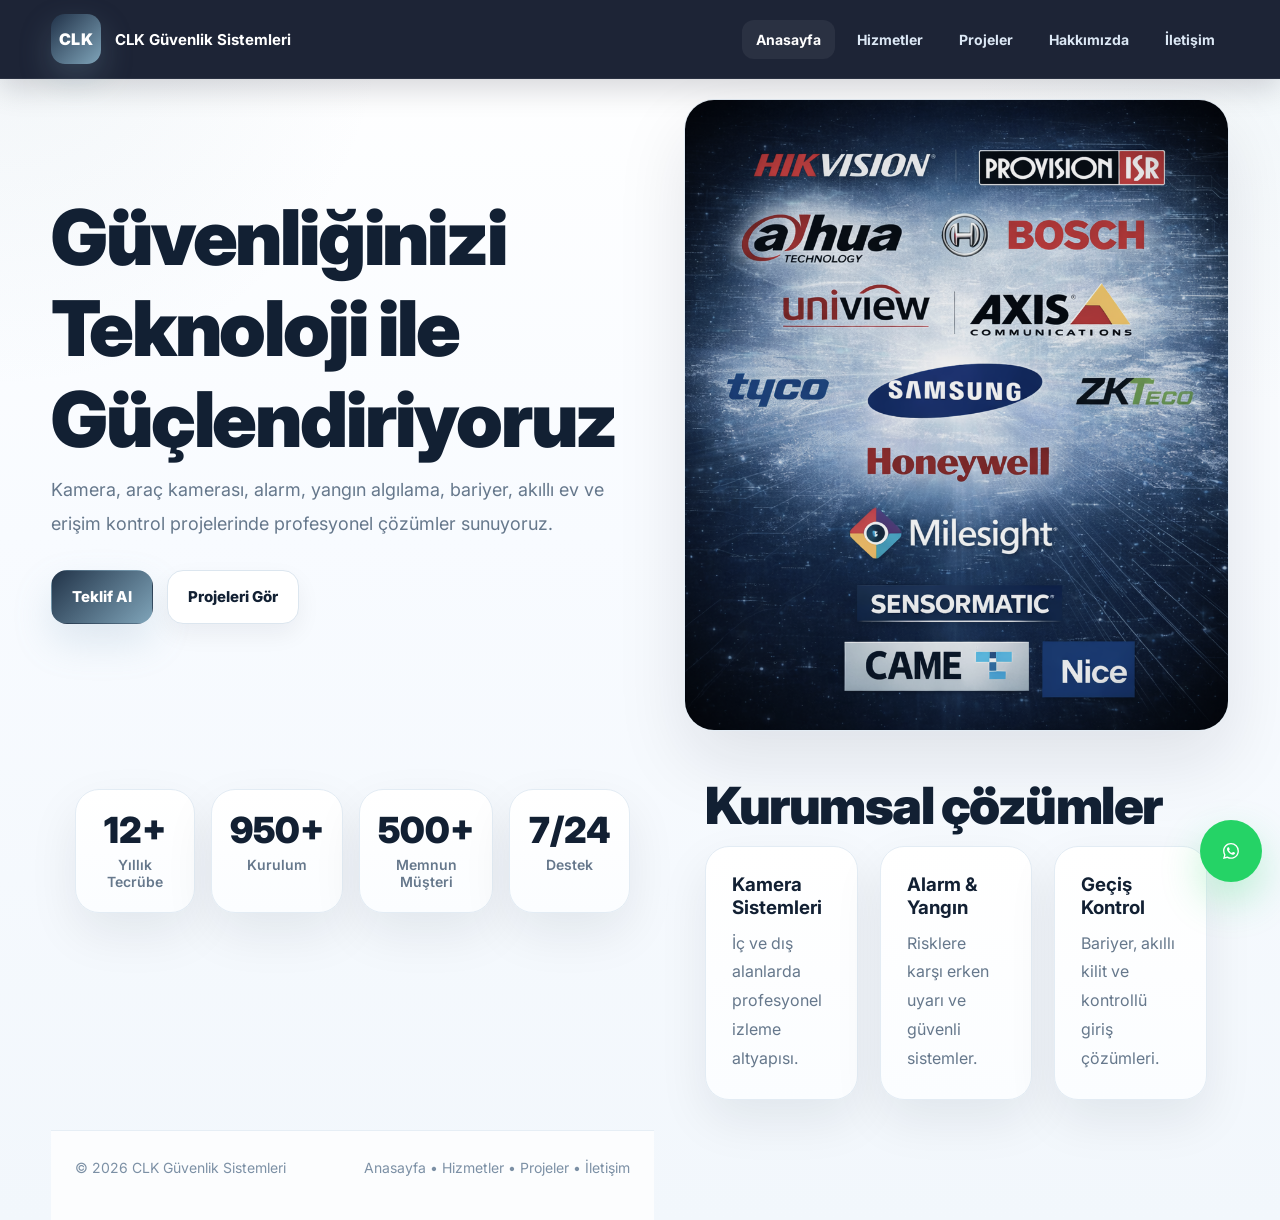
<file: index.html>
<!DOCTYPE html>
<html lang="tr">
<head>
  <meta charset="UTF-8">
  <meta name="viewport" content="width=device-width, initial-scale=1.0">
  <title>CLK Güvenlik Sistemleri</title>
  <link rel="preconnect" href="https://fonts.googleapis.com">
  <link rel="preconnect" href="https://fonts.gstatic.com" crossorigin>
  <link href="https://fonts.googleapis.com/css2?family=Inter:wght@400;500;600;700;800;900&display=swap" rel="stylesheet">
  <link rel="stylesheet" href="style.css">
</head>
<body>

<header>
  <div class="container nav">
    <a href="index.html" class="brand">
      <div class="logo">CLK</div>
      <div class="brand-meta">
        <strong>CLK Güvenlik Sistemleri</strong>
      </div>
    </a>

    <button class="menu-toggle" id="menuToggle">☰</button>

    <nav class="menu" id="menu">
      <a href="index.html" class="active">Anasayfa</a>
      <a href="hizmetler.html">Hizmetler</a>
      <a href="projeler.html">Projeler</a>
      <a href="hakkimizda.html">Hakkımızda</a>
      <a href="iletisim.html">İletişim</a>
    </nav>
  </div>
  </section>
</header>
<br>
  <div class="container hero-grid">
    <div class="hero-copy">
      <h1>Güvenliğinizi</h1> 
       <h1>Teknoloji ile</h1>
         <h1>Güçlendiriyoruz</h1>
      <p>Kamera, araç kamerası, alarm, yangın algılama, bariyer, akıllı ev ve erişim kontrol projelerinde profesyonel çözümler sunuyoruz.</p>

      <div class="hero-actions">
        <a class="btn btn-primary" href="iletisim.html">Teklif Al</a>
        <a class="btn btn-secondary" href="projeler.html">Projeleri Gör</a>
      </div>
    </div>
    <div class="hero-box">
      <img src="images/hero-camera.png" alt="CLK Güvenlik">
    </div>
  <div class="container stats-strip">
    <div class="stat card">
      <h3>12+</h3>
      <p>Yıllık Tecrübe</p>
    </div>
    <div class="stat card">
      <h3>950+</h3>
      <p>Kurulum</p>
    </div>
    <div class="stat card">
      <h3>500+</h3>
      <p>Memnun Müşteri</p>
    </div>
    <div class="stat card">
      <h3>7/24</h3>
      <p>Destek</p>
    </div>
  </div>
</section>

  <div class="container">
    <h2 class="title">Kurumsal çözümler</h2>
    <div class="grid info-grid">
      <div class="info-box card">
        <h3>Kamera Sistemleri</h3>
        <p>İç ve dış alanlarda profesyonel izleme altyapısı.</p>
      </div>
      <div class="info-box card">
        <h3>Alarm & Yangın</h3>
        <p>Risklere karşı erken uyarı ve güvenli sistemler.</p>
      </div>
      <div class="info-box card">
        <h3>Geçiş Kontrol</h3>
        <p>Bariyer, akıllı kilit ve kontrollü giriş çözümleri.</p>
      </div>
    </div>
  </div>
</section>

<footer>
  <div class="container footer-row">
    <div>© <span id="year"></span> CLK Güvenlik Sistemleri</div>
    <div>
      <a href="index.html">Anasayfa</a> •
      <a href="hizmetler.html">Hizmetler</a> •
      <a href="projeler.html">Projeler</a> •
      <a href="iletisim.html">İletişim</a>
    </div>
  </div>
</footer>

<a class="fab" href="https://wa.me/905368323458" target="_blank"><svg xmlns="http://www.w3.org/2000/svg" width="16" height="16" fill="currentColor" class="bi bi-whatsapp" viewBox="0 0 16 16">
  <path d="M13.601 2.326A7.85 7.85 0 0 0 7.994 0C3.627 0 .068 3.558.064 7.926c0 1.399.366 2.76 1.057 3.965L0 16l4.204-1.102a7.9 7.9 0 0 0 3.79.965h.004c4.368 0 7.926-3.558 7.93-7.93A7.9 7.9 0 0 0 13.6 2.326zM7.994 14.521a6.6 6.6 0 0 1-3.356-.92l-.24-.144-2.494.654.666-2.433-.156-.251a6.56 6.56 0 0 1-1.007-3.505c0-3.626 2.957-6.584 6.591-6.584a6.56 6.56 0 0 1 4.66 1.931 6.56 6.56 0 0 1 1.928 4.66c-.004 3.639-2.961 6.592-6.592 6.592m3.615-4.934c-.197-.099-1.17-.578-1.353-.646-.182-.065-.315-.099-.445.099-.133.197-.513.646-.627.775-.114.133-.232.148-.43.05-.197-.1-.836-.308-1.592-.985-.59-.525-.985-1.175-1.103-1.372-.114-.198-.011-.304.088-.403.087-.088.197-.232.296-.346.1-.114.133-.198.198-.33.065-.134.034-.248-.015-.347-.05-.099-.445-1.076-.612-1.47-.16-.389-.323-.335-.445-.34-.114-.007-.247-.007-.38-.007a.73.73 0 0 0-.529.247c-.182.198-.691.677-.691 1.654s.71 1.916.81 2.049c.098.133 1.394 2.132 3.383 2.992.47.205.84.326 1.129.418.475.152.904.129 1.246.08.38-.058 1.171-.48 1.338-.943.164-.464.164-.86.114-.943-.049-.084-.182-.133-.38-.232"/>
</svg></a>

<script src="script.js"></script>
</body>
</html>
</file>
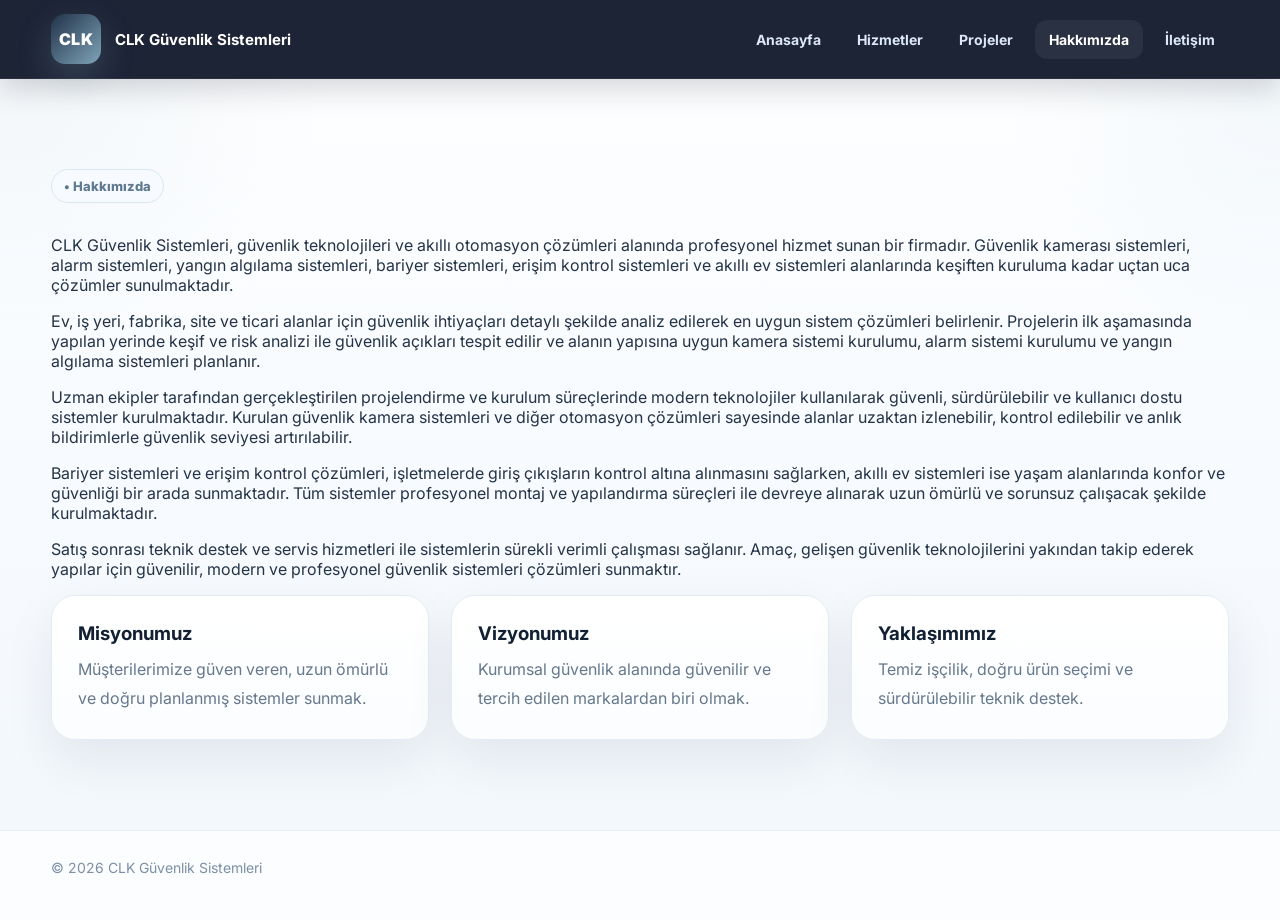
<file: hakkimizda.html>
<!DOCTYPE html>
<html lang="tr">
<head>
  <meta charset="UTF-8">
  <meta name="viewport" content="width=device-width, initial-scale=1.0">
  <title>Hakkımızda | CLK Güvenlik</title>
  <link rel="preconnect" href="https://fonts.googleapis.com">
  <link rel="preconnect" href="https://fonts.gstatic.com" crossorigin>
  <link href="https://fonts.googleapis.com/css2?family=Inter:wght@400;500;600;700;800;900&display=swap" rel="stylesheet">
  <link rel="stylesheet" href="style.css">
</head>
<body>

<header>
  <div class="container nav">
    <a href="index.html" class="brand">
      <div class="logo">CLK</div>
      <div class="brand-meta">
        <strong>CLK Güvenlik Sistemleri</strong>
      </div>
    </a>

    <button class="menu-toggle" id="menuToggle">☰</button>

    <nav class="menu" id="menu">
      <a href="index.html">Anasayfa</a>
      <a href="hizmetler.html">Hizmetler</a>
      <a href="projeler.html">Projeler</a>
      <a href="hakkimizda.html" class="active">Hakkımızda</a>
      <a href="iletisim.html">İletişim</a>
    </nav>
  </div>
</header>

<section class="section">
  <div class="container">
    <span class="eyebrow">• Hakkımızda</span>
    <p class="lead">
        </p>
  CLK Güvenlik Sistemleri, güvenlik teknolojileri ve akıllı otomasyon çözümleri alanında profesyonel hizmet sunan bir firmadır. Güvenlik kamerası sistemleri, alarm sistemleri, yangın algılama sistemleri, bariyer sistemleri, erişim kontrol sistemleri ve akıllı ev sistemleri alanlarında keşiften kuruluma kadar uçtan uca çözümler sunulmaktadır.
  </p>
  Ev, iş yeri, fabrika, site ve ticari alanlar için güvenlik ihtiyaçları detaylı şekilde analiz edilerek en uygun sistem çözümleri belirlenir. Projelerin ilk aşamasında yapılan yerinde keşif ve risk analizi ile güvenlik açıkları tespit edilir ve alanın yapısına uygun kamera sistemi kurulumu, alarm sistemi kurulumu ve yangın algılama sistemleri planlanır.
  </p>
  Uzman ekipler tarafından gerçekleştirilen projelendirme ve kurulum süreçlerinde modern teknolojiler kullanılarak güvenli, sürdürülebilir ve kullanıcı dostu sistemler kurulmaktadır. Kurulan güvenlik kamera sistemleri ve diğer otomasyon çözümleri sayesinde alanlar uzaktan izlenebilir, kontrol edilebilir ve anlık bildirimlerle güvenlik seviyesi artırılabilir.
  </p>
  Bariyer sistemleri ve erişim kontrol çözümleri, işletmelerde giriş çıkışların kontrol altına alınmasını sağlarken, akıllı ev sistemleri ise yaşam alanlarında konfor ve güvenliği bir arada sunmaktadır. Tüm sistemler profesyonel montaj ve yapılandırma süreçleri ile devreye alınarak uzun ömürlü ve sorunsuz çalışacak şekilde kurulmaktadır.
  </p>
  Satış sonrası teknik destek ve servis hizmetleri ile sistemlerin sürekli verimli çalışması sağlanır. Amaç, gelişen güvenlik teknolojilerini yakından takip ederek yapılar için güvenilir, modern ve profesyonel güvenlik sistemleri çözümleri sunmaktır.

    </p>
      </p>
 
    <div class="grid info-grid">
      <div class="info-box card">
        <h3>Misyonumuz</h3>
        <p>Müşterilerimize güven veren, uzun ömürlü ve doğru planlanmış sistemler sunmak.</p>
      </div>
      <div class="info-box card">
        <h3>Vizyonumuz</h3>
        <p>Kurumsal güvenlik alanında güvenilir ve tercih edilen markalardan biri olmak.</p>
      </div>
      <div class="info-box card">
        <h3>Yaklaşımımız</h3>
        <p>Temiz işçilik, doğru ürün seçimi ve sürdürülebilir teknik destek.</p>
      </div>
    </div>
  </div>
</section>

<footer>
  <div class="container footer-row">
    <div>© <span id="year"></span> CLK Güvenlik Sistemleri</div>
  </div>
</footer>

<script src="script.js"></script>
</body>
</html>
</file>
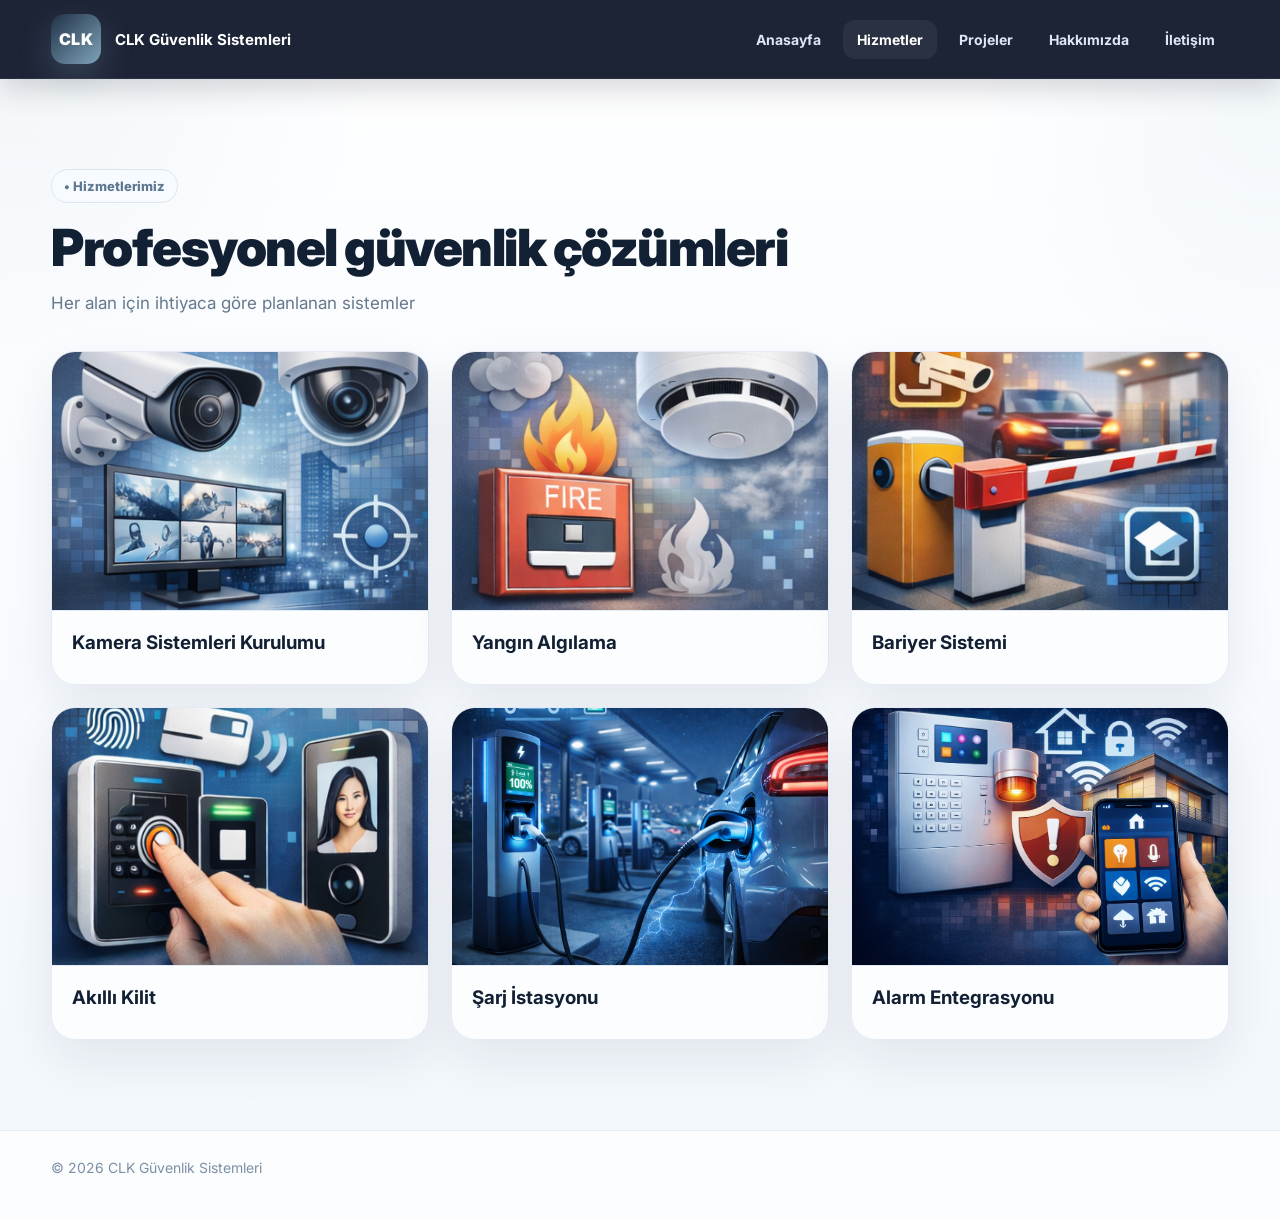
<file: hizmetler.html>
<!DOCTYPE html>
<html lang="tr">
<head>
  <meta charset="UTF-8">
  <meta name="viewport" content="width=device-width, initial-scale=1.0">
  <title>Hizmetler | CLK Güvenlik</title>
  <link rel="preconnect" href="https://fonts.googleapis.com">
  <link rel="preconnect" href="https://fonts.gstatic.com" crossorigin>
  <link href="https://fonts.googleapis.com/css2?family=Inter:wght@400;500;600;700;800;900&display=swap" rel="stylesheet">
  <link rel="stylesheet" href="style.css">
</head>
<body>

<header>
  <div class="container nav">
    <a href="index.html" class="brand">
      <div class="logo">CLK</div>
      <div class="brand-meta">
        <strong>CLK Güvenlik Sistemleri</strong>
      </div>
    </a>

    <button class="menu-toggle" id="menuToggle">☰</button>

    <nav class="menu" id="menu">
      <a href="index.html">Anasayfa</a>
      <a href="hizmetler.html" class="active">Hizmetler</a>
      <a href="projeler.html">Projeler</a>
      <a href="hakkimizda.html">Hakkımızda</a>
      <a href="iletisim.html">İletişim</a>
    </nav>
  </div>
</header>

<section class="section">
  <div class="container">
    <span class="eyebrow">• Hizmetlerimiz</span>
    <h1 class="title">Profesyonel güvenlik çözümleri</h1>
    <p class="lead">Her alan için ihtiyaca göre planlanan sistemler</p>

    
    <div class="grid projects-grid">
      <article class="project card">
        <img src="images/proje-1.jpg" alt="Proje 1">
        <div class="project-body">
          <h3>Kamera Sistemleri Kurulumu</h3>
        </div>
      </article>

      <article class="project card">
        <img src="images/proje-2.jpg" alt="Proje 2">
        <div class="project-body">
          <h3>Yangın Algılama</h3>
        </div>
      </article>

      <article class="project card">
        <img src="images/proje-3.jpg" alt="Proje 3">
        <div class="project-body">
          <h3>Bariyer Sistemi</h3>
        </div>
      </article>

      <article class="project card">
        <img src="images/proje-4.jpg" alt="Proje 4">
        <div class="project-body">
          <h3>Akıllı Kilit</h3>
        </div>
      </article>

      <article class="project card">
        <img src="images/proje-5.jpg" alt="Proje 5">
        <div class="project-body">
          <h3>Şarj İstasyonu</h3>
        </div>
      </article>

      <article class="project card">
        <img src="images/proje-6.jpg" alt="Proje 6">
        <div class="project-body">
          <h3>Alarm Entegrasyonu</h3>
        </div>
      </article>
    </div>
  </div>
</section>

<footer>
  <div class="container footer-row">
    <div>© <span id="year"></span> CLK Güvenlik Sistemleri</div>
  </div>
</footer>

<script src="script.js"></script>
</body>
</html>
</file>
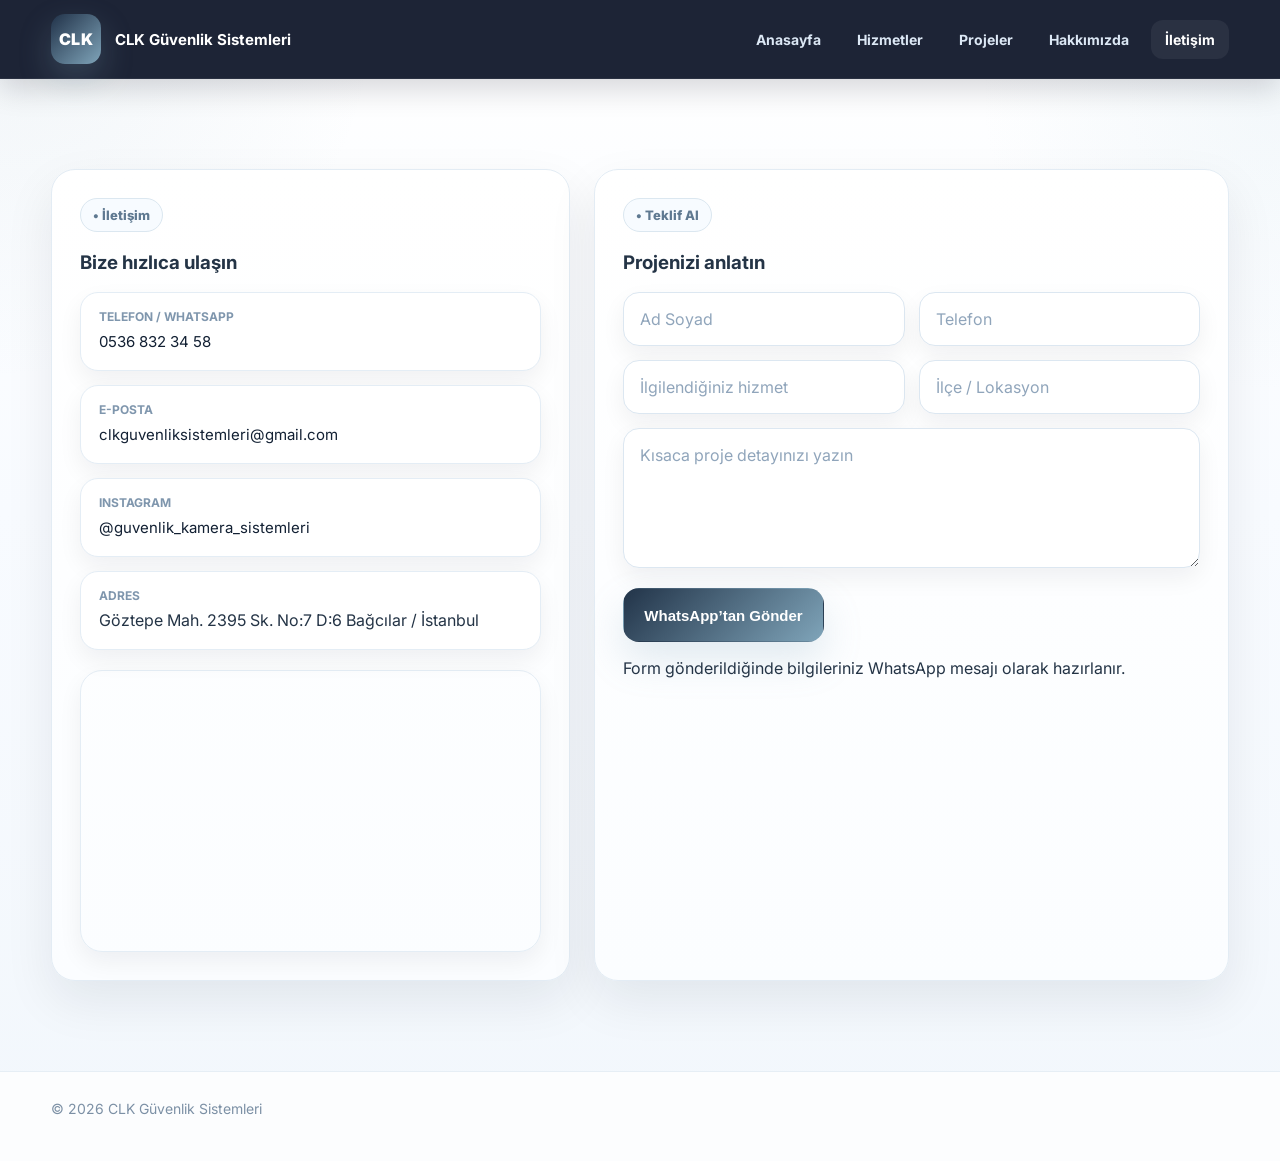
<file: iletisim.html>
<!DOCTYPE html>
<html lang="tr">
<head>
  <meta charset="UTF-8">
  <meta name="viewport" content="width=device-width, initial-scale=1.0">
  <title>İletişim | CLK Güvenlik</title>
  <link rel="preconnect" href="https://fonts.googleapis.com">
  <link rel="preconnect" href="https://fonts.gstatic.com" crossorigin>
  <link href="https://fonts.googleapis.com/css2?family=Inter:wght@400;500;600;700;800;900&display=swap" rel="stylesheet">
  <link rel="stylesheet" href="style.css">
</head>
<body>

<header>
  <div class="container nav">
    <a href="index.html" class="brand">
      <div class="logo">CLK</div>
      <div class="brand-meta">
        <strong>CLK Güvenlik Sistemleri</strong>
      </div>
    </a>

    <button class="menu-toggle" id="menuToggle">☰</button>

    <nav class="menu" id="menu">
      <a href="index.html">Anasayfa</a>
      <a href="hizmetler.html">Hizmetler</a>
      <a href="projeler.html">Projeler</a>
      <a href="hakkimizda.html">Hakkımızda</a>
      <a href="iletisim.html" class="active">İletişim</a>
    </nav>
  </div>
</header>

<section class="section">
  <div class="container contact-grid">
    <div class="contact-card card">
      <span class="eyebrow">• İletişim</span>
      <h3>Bize hızlıca ulaşın</h3>

      <div class="contact-list">
        <div class="contact-item">
          <small>Telefon / WhatsApp</small>
          <a href="https://wa.me/905368323458" target="_blank">0536 832 34 58</a>
        </div>
        <div class="contact-item">
          <small>E-posta</small>
          <a href="mailto:clkguvenliksistemleri@gmail.com">clkguvenliksistemleri@gmail.com</a>
        </div>
        <div class="contact-item">
          <small>Instagram</small>
          <a href="https://www.instagram.com/guvenlik_kamera_sistemleri/" target="_blank">@guvenlik_kamera_sistemleri</a>
        </div>
        <div class="contact-item">
          <small>Adres</small>
          <a ></a>Göztepe Mah. 2395 Sk. No:7 D:6 Bağcılar / İstanbul</a>
        </div>
      </div>

      <div class="map">
        <iframe
          src="https://maps.google.com/maps?q=Bağcılar%20İstanbul&t=&z=13&ie=UTF8&iwloc=&output=embed"
          loading="lazy"
          title="CLK Güvenlik konum haritası"></iframe>
      </div>
    </div>

    <div class="contact-card card">
      <span class="eyebrow">• Teklif Al</span>
      <h3>Projenizi anlatın</h3>

      <form id="offerForm">
        <div class="form-grid">
          <input class="field" id="name" type="text" placeholder="Ad Soyad" required>
          <input class="field" id="phone" type="tel" placeholder="Telefon" required>
        </div>

        <div class="form-grid" style="margin-top:14px">
          <input class="field" id="service" type="text" placeholder="İlgilendiğiniz hizmet">
          <input class="field" id="location" type="text" placeholder="İlçe / Lokasyon">
        </div>

        <div style="margin-top:14px">
          <textarea class="field" id="message" placeholder="Kısaca proje detayınızı yazın"></textarea>
        </div>

        <div style="margin-top:16px">
          <button class="btn btn-primary" type="submit">WhatsApp’tan Gönder</button>
        </div>
      </form>

      <p class="form-note">
        Form gönderildiğinde bilgileriniz WhatsApp mesajı olarak hazırlanır.
      </p>
    </div>
  </div>
</section>

<footer>
  <div class="container footer-row">
    <div>© <span id="year"></span> CLK Güvenlik Sistemleri</div>
  </div>
</footer>

<script src="script.js"></script>
</body>
</html>
</file>
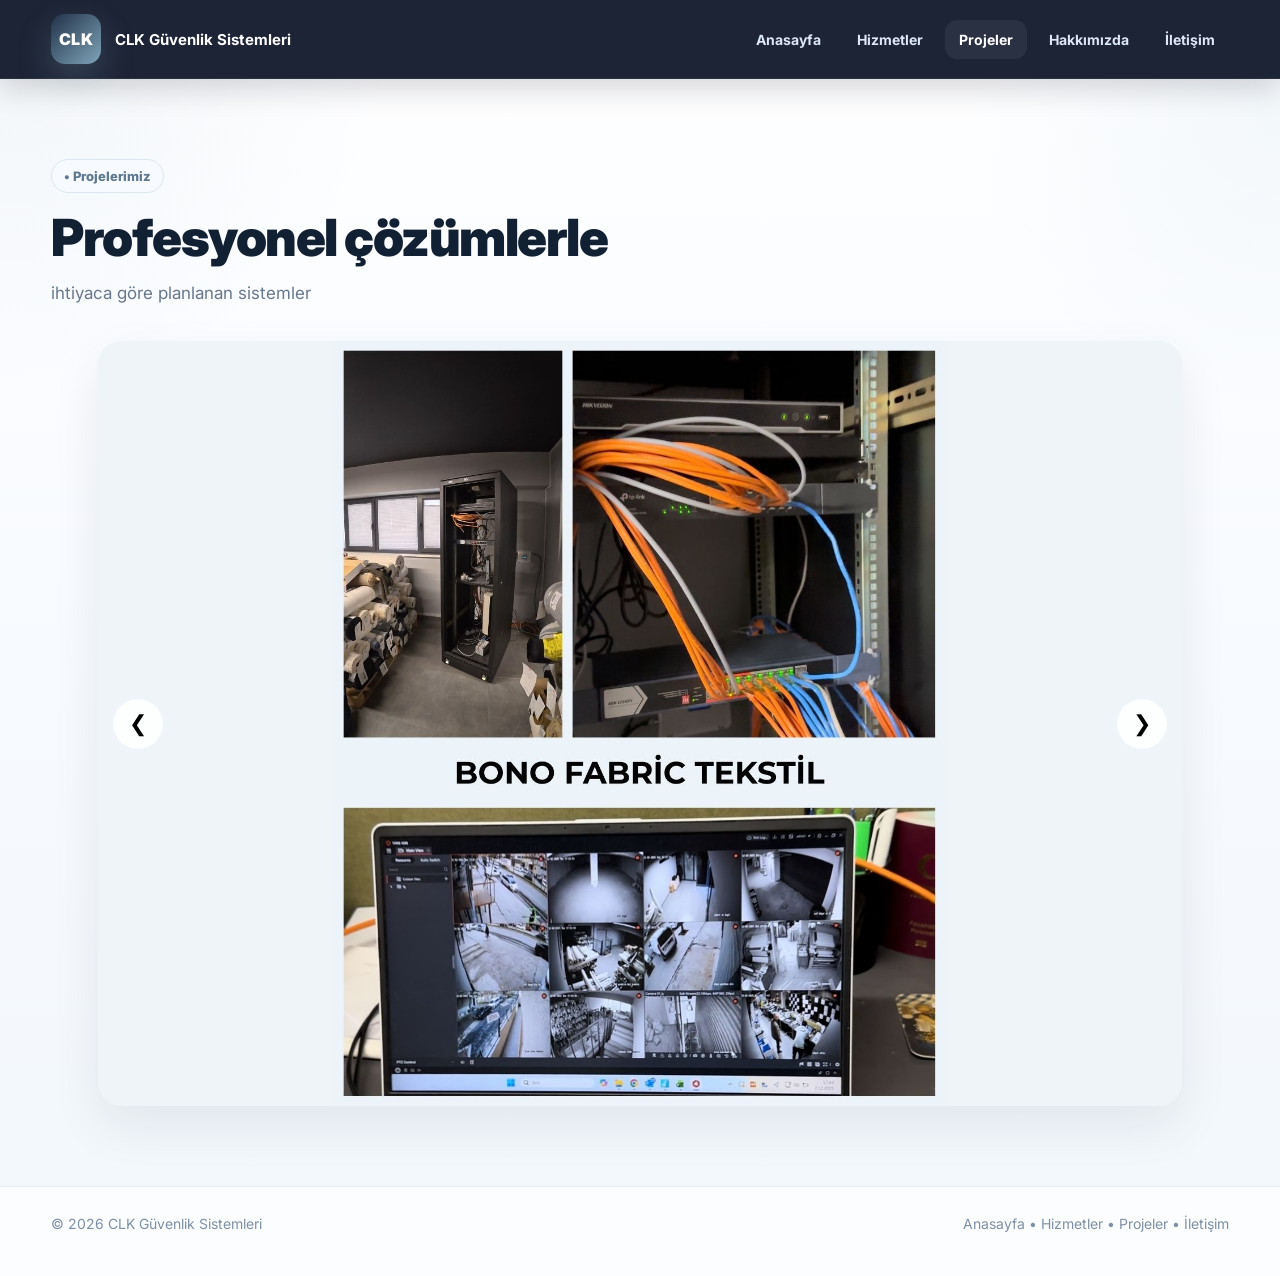
<file: projeler.html>
<!DOCTYPE html>
<html lang="tr">
<head>
  <meta charset="UTF-8">
  <meta name="viewport" content="width=device-width, initial-scale=1.0">
  <title>Projeler | CLK Güvenlik</title>
  <link rel="preconnect" href="https://fonts.googleapis.com">
  <link rel="preconnect" href="https://fonts.gstatic.com" crossorigin>
  <link href="https://fonts.googleapis.com/css2?family=Inter:wght@400;500;600;700;800;900&display=swap" rel="stylesheet">
  <link rel="stylesheet" href="style.css">

  <style>
    .project-hero{
      padding: 80px 0 80px;
    }

    .project-slider-wrap{
      position: relative;
      margin-top: 26px;
    }

    .project-slider{
      position: relative;
      overflow: hidden;
      border-radius: 28px;
      border: 1px solid var(--line);
      background: #fff;
      box-shadow: var(--shadow);
      min-height: 580px;
    }

    .project-slides{
      display: flex;
      transition: transform .100s ease;
      will-change: transform;
    }

    .project-slide{
      min-width: 100%;
      display: grid;
      grid-template-columns: 1.1fr .9fr;
      align-items: center;
      gap: 0;
      min-height: 580px;
      background: linear-gradient(180deg,#ffffff 0%, #ffffff 100%);
    }

    .project-slide-image{
      height: 100%;
      min-height: 580px;
      overflow: hidden;
      background: #ffffff;
    }

    .project-slide-image img{
      width: 100%;
      height: 100%;
      object-fit: cover;
    }

    .project-slide-content{
      padding: 42px;
    }

    .project-slide-badge{
      display: inline-flex;
      align-items: center;
      gap: 8px;
      padding: 8px 12px;
      border-radius: 999px;
      border: 1px solid #ffffff;
      background: #ffffff;
      color: #ffffff;
      font-size: 13px;
      font-weight: 800;
      margin-bottom: 16px;
    }

    .project-slide-content h1,
    .project-slide-content h2{
      margin: 0 0 14px;
      font-size: clamp(28px, 4vw, 48px);
      line-height: 1.04;
      letter-spacing: -1.5px;
      color: var(--title);
    }

    .project-slide-content p{
      margin: 0 0 20px;
      color: var(--muted);
      font-size: 16px;
      line-height: 1.85;
    }

    .project-meta{
      display: flex;
      flex-wrap: wrap;
      gap: 10px;
      margin-top: 18px;
    }

    .project-meta span{
      padding: 9px 12px;
      border-radius: 999px;
      background: #fff;
      border: 1px solid #dce7f1;
      color: #ffffff;
      font-size: 13px;
      font-weight: 700;
      box-shadow: var(--shadow-soft);
    }

    .slider-arrow{
      position: absolute;
      top: 50%;
      transform: translateY(-50%);
      width: 52px;
      height: 52px;
      border: none;
      border-radius: 50%;
      background: rgba(255, 255, 255, 0.95);
      color: var(--title);
      font-size: 24px;
      font-weight: 800;
      cursor: pointer;
      box-shadow: var(--shadow);
      z-index: 5;
      transition: .2s ease;
    }

    .slider-arrow:hover{
      transform: translateY(-50%) scale(1.04);
    }

    .slider-prev{ left: 18px; }
    .slider-next{ right: 18px; }

    .slider-dots{
      display: flex;
      justify-content: center;
      align-items: center;
      gap: 10px;
      margin-top: 18px;
    }

    .slider-dot{
      width: 12px;
      height: 12px;
      border-radius: 50%;
      border: none;
      background: #ffffff;
      cursor: pointer;
      transition: .25s ease;
    }

    .slider-dot.active{
      width: 34px;
      border-radius: 999px;
      background: linear-gradient(135deg,var(--accent-3),var(--accent));
    }

    .projects-grid-section{
      padding-top: 40px;
    }

    .projects-mini-grid{
      display: grid;
      grid-template-columns: repeat(3,1fr);
      gap: 22px;
      margin-top: 24px;
    }

    .project-mini-card{
      overflow: hidden;
      padding: 0;
    }

    .project-mini-card img{
      width: 100%;
      aspect-ratio: 16/11;
      object-fit: cover;
      border-bottom: 1px solid var(--line);
    }

    .project-mini-body{
      padding: 20px;
    }

    .project-mini-body h3{
      margin: 0 0 10px;
      color: var(--title);
      font-size: 21px;
    }

    .project-mini-body p{
      margin: 0;
      color: var(--muted);
      line-height: 1.8;
      font-size: 15px;
    }

    @media (max-width: 1100px){
      .project-slide{
        grid-template-columns: 1fr;
      }

      .project-slide-image{
        min-height: 360px;
      }

      .project-slider{
        min-height: auto;
      }

      .project-slide{
        min-height: auto;
      }

      .projects-mini-grid{
        grid-template-columns: repeat(2,1fr);
      }
    }

    @media (max-width: 768px){
      .project-slide-content{
        padding: 24px;
      }

      .project-slide-image{
        min-height: 280px;
      }

      .slider-arrow{
        width: 44px;
        height: 44px;
        font-size: 20px;
      }

      .slider-prev{ left: 10px; }
      .slider-next{ right: 10px; }

      .projects-mini-grid{
        grid-template-columns: 1fr;
      }
    }
  </style>
</head>
<body>

<header>
  <div class="container nav">
    <a href="index.html" class="brand">
      <div class="logo">CLK</div>
      <div class="brand-meta">
        <strong>CLK Güvenlik Sistemleri</strong>
      </div>
    </a>

    <button class="menu-toggle" id="menuToggle">☰</button>

    <nav class="menu" id="menu">
      <a href="index.html">Anasayfa</a>
      <a href="hizmetler.html">Hizmetler</a>
      <a href="projeler.html" class="active">Projeler</a>
      <a href="hakkimizda.html">Hakkımızda</a>
      <a href="iletisim.html">İletişim</a>
    </nav>
  </div>
</header>

<section class="project-hero">
  <div class="container">
    <span class="eyebrow">• Projelerimiz</span>
        <h1 class="title">Profesyonel çözümlerle</h1>
    <p class="lead">ihtiyaca göre planlanan sistemler</p>

    <p class="lead">
  
  <div class="container">

    <div class="slider">

      <div class="slides" id="slides">

      <img src="images/proje-101.jpg">
<img src="images/proje-102.jpg">
<img src="images/proje-103.jpg">
<img src="images/proje-104.jpg">
<img src="images/proje-105.jpg">
<img src="images/proje-106.jpg">
<img src="images/proje-107.jpg">
<img src="images/proje-108.jpg">
<img src="images/proje-109.jpg">
<img src="images/proje-110.jpg">
<img src="images/proje-111.jpg">
<img src="images/proje-112.jpg">
<img src="images/proje-113.jpg">
<img src="images/proje-114.jpg">
<img src="images/proje-115.jpg">
<img src="images/proje-116.jpg">
<img src="images/proje-117.jpg">
<img src="images/proje-118.jpg">
<img src="images/proje-119.jpg">
<img src="images/proje-120.jpg">
<img src="images/proje-121.jpg">
<img src="images/proje-122.jpg">
<img src="images/proje-123.jpg">
<img src="images/proje-124.jpg">

      </div>

      <button class="slider-btn prev" onclick="prevSlide()">❮</button>
      <button class="slider-btn next" onclick="nextSlide()">❯</button>

    </div>

  </div>
</section>


<footer>
  <div class="container footer-row">
    <div>© <span id="year"></span> CLK Güvenlik Sistemleri</div>
    <div>
      <a href="index.html">Anasayfa</a> •
      <a href="hizmetler.html">Hizmetler</a> •
      <a href="projeler.html">Projeler</a> •
      <a href="iletisim.html">İletişim</a>
    </div>
  </div>
</footer>

<script src="script.js"></script>
</script>
</body>
</html>
</file>
<file: style.css>
:root{
  --bg:#f8fbff;
  --bg-soft:#f2f7fc;
  --panel:#ffffff;
  --panel-2:#fbfdff;
  --line:#e3ecf4;
  --text:#243446;
  --title:#122033;
  --muted:#66788c;
  --accent:#7fa4b9;
  --accent-2:#a8cadb;
  --accent-3:#223449;
  --header:#0f172a;
  --success:#25D366;
  --shadow:0 20px 50px rgba(15,23,42,.08);
  --shadow-soft:0 10px 24px rgba(15,23,42,.06);
  --radius:24px;
  --max:1240px;
}

*{box-sizing:border-box}
html{scroll-behavior:smooth}
body{
  margin:0;
  font-family:Inter,system-ui,-apple-system,Segoe UI,Roboto,Arial,sans-serif;
  color:var(--text);
  background:
    radial-gradient(circle at 0% 0%, rgba(127,164,185,.10), transparent 22%),
    radial-gradient(circle at 100% 8%, rgba(168,202,219,.12), transparent 18%),
    linear-gradient(180deg,#ffffff 0%, #f8fbff 44%, #f2f7fc 100%);
}

a{text-decoration:none;color:inherit}
img{display:block;max-width:100%;height:auto}
.container{width:min(var(--max),92%);margin:auto}
.section{padding:90px 0}
.grid{display:grid;gap:22px}

.card{
  background:linear-gradient(180deg,var(--panel) 0%, var(--panel-2) 100%);
  border:1px solid var(--line);
  border-radius:var(--radius);
  box-shadow:var(--shadow);
}

.eyebrow{
  display:inline-flex;
  align-items:center;
  gap:8px;
  padding:8px 12px;
  border-radius:999px;
  border:1px solid #dbe7f0;
  background:#f7fbff;
  color:#5f7991;
  font-size:13px;
  font-weight:800;
}

.title{
  margin:18px 0 14px;
  font-size:clamp(30px,4vw,54px);
  line-height:1.03;
  font-weight:900;
  letter-spacing:-1.5px;
  color:var(--title);
}

.lead{
  margin:0 0 32px;
  max-width:760px;
  color:var(--muted);
  font-size:17px;
  line-height:1.85;
}

.btn{
  display:inline-flex;
  align-items:center;
  justify-content:center;
  min-height:54px;
  padding:0 20px;
  border-radius:16px;
  border:1px solid transparent;
  font-size:15px;
  font-weight:800;
  transition:.25s ease;
  cursor:pointer;
}

.btn:hover{transform:translateY(-2px)}
.btn-primary{
  background:linear-gradient(135deg,var(--accent-3),var(--accent));
  color:#fff;
  box-shadow:0 18px 38px rgba(127,164,185,.22);
}
.btn-secondary{
  background:#fff;
  color:var(--title);
  border-color:#dce6ef;
  box-shadow:var(--shadow-soft);
}

header{
  position:sticky;
  top:0;
  z-index:1000;
  background:rgba(15,23,42,.94);
  backdrop-filter:blur(14px);
  border-bottom:1px solid rgba(255,255,255,.06);
  box-shadow:0 10px 30px rgba(2,6,23,.16);
}

.nav{
  min-height:78px;
  display:flex;
  align-items:center;
  justify-content:space-between;
  gap:18px;
  position:relative;
}

.brand{
  display:flex;
  align-items:center;
  gap:14px;
}

.logo{
  width:50px;
  height:50px;
  border-radius:14px;
  display:grid;
  place-items:center;
  background:linear-gradient(135deg,#213249,#7fa4b9);
  color:#fff;
  font-weight:900;
  letter-spacing:.7px;
  box-shadow:0 14px 32px rgba(127,164,185,.25);
}

.brand-meta strong{
  display:block;
  color:#fff;
  font-size:15px;
}

.brand-meta span{
  display:block;
  color:#9fb1c7;
  font-size:12px;
  margin-top:2px;
}

.menu{
  display:flex;
  align-items:center;
  gap:8px;
}

.menu a{
  padding:11px 14px;
  border-radius:12px;
  color:#dce8f5;
  font-size:14px;
  font-weight:700;
}

.menu a:hover,
.menu a.active{
  background:rgba(255,255,255,.06);
  color:#fff;
}

.menu .cta{
  margin-left:6px;
  background:linear-gradient(135deg,var(--accent-3),var(--accent));
  color:#fff;
}

.menu-toggle{
  display:none;
  width:46px;
  height:46px;
  border-radius:12px;
  border:1px solid rgba(255,255,255,.12);
  background:rgba(255,255,255,.05);
  color:#fff;
  font-size:21px;
  cursor:pointer;
}

.hero{
  padding:90px 0 50px;
}

.hero-grid{
  display:grid;
  grid-template-columns:1.05fr .95fr;
  gap:30px;
  align-items:center;
}

.hero-copy h1{
  margin:18px 0 16px;
  font-size:clamp(42px,6vw,82px);
  line-height:.95;
  letter-spacing:-2.2px;
  font-weight:900;
  color:var(--title);
}

.hero-copy p{
  margin:0 0 28px;
  max-width:720px;
  color:var(--muted);
  font-size:18px;
  line-height:1.9;
}

.hero-actions{
  display:flex;
  flex-wrap:wrap;
  gap:14px;
  margin-bottom:22px;
}

.hero-box{
  min-height:520px;
  overflow:hidden;
  border-radius:30px;
  border:1px solid var(--line);
  background:linear-gradient(160deg,#ffffff 0%, #f3f8fd 48%, #edf5fb 100%);
  box-shadow:0 30px 70px rgba(16,24,40,.10);
}

.hero-box img{
  width:100%;
  height:100%;
  object-fit:cover;
}

.stats-strip{
  margin-top:28px;
  display:grid;
  grid-template-columns:repeat(4,1fr);
  gap:16px;
}

.stat{
  padding:22px 18px;
  text-align:center;
}

.stat h3{
  margin:0 0 8px;
  font-size:36px;
  line-height:1;
  font-weight:900;
  color:var(--title);
}

.stat p{
  margin:0;
  font-size:14px;
  font-weight:600;
  color:var(--muted);
}

.services-grid,
.projects-grid,
.info-grid,
.testimonials-grid{
  grid-template-columns:repeat(3,1fr);
}

.service,
.project,
.info-box,
.testimonial{
  padding:26px;
}

.service h3,
.project h3,
.info-box h3,
.testimonial h3{
  margin:0 0 10px;
  color:var(--title);
}

.service p,
.project p,
.info-box p,
.testimonial p{
  margin:0;
  color:var(--muted);
  line-height:1.8;
}

.project{
  padding:0;
  overflow:hidden;
}

.project img{
  width:100%;
  aspect-ratio:16/11;
  object-fit:cover;
  border-bottom:1px solid var(--line);
}

.project-body{
  padding:20px;
}

.contact-grid{
  display:grid;
  grid-template-columns:.9fr 1.1fr;
  gap:24px;
}

.contact-card{
  padding:28px;
}

.contact-list{
  display:grid;
  gap:14px;
  margin-top:18px;
}

.contact-item{
  padding:16px 18px;
  border-radius:18px;
  background:#fff;
  border:1px solid #e4edf5;
  box-shadow:var(--shadow-soft);
}

.contact-item small{
  display:block;
  color:#7f96ad;
  font-size:12px;
  font-weight:700;
  text-transform:uppercase;
  margin-bottom:6px;
}

.contact-item strong,.contact-item a{
  color:var(--title);
  font-size:15px;
  line-height:1.6;
}

.form-grid{
  display:grid;
  grid-template-columns:1fr 1fr;
  gap:14px;
}

.field{
  width:100%;
  min-height:54px;
  padding:0 16px;
  border-radius:16px;
  border:1px solid #dce7f1;
  background:#fff;
  color:var(--title);
  font:inherit;
  outline:none;
  box-shadow:var(--shadow-soft);
}

textarea.field{
  min-height:140px;
  padding:16px;
  resize:vertical;
}

.field::placeholder{color:#90a5bb}

.map{
  margin-top:20px;
  overflow:hidden;
  border-radius:22px;
  border:1px solid #e4edf5;
  box-shadow:var(--shadow-soft);
}

.map iframe{
  width:100%;
  height:280px;
  border:0;
  display:block;
}

footer{
  padding:28px 0 44px;
  border-top:1px solid #e6eef5;
  background:rgba(255,255,255,.75);
}

.footer-row{
  display:flex;
  align-items:center;
  justify-content:space-between;
  gap:16px;
  color:#7c90a5;
  font-size:14px;
}

.fab{
  position:fixed;
  right:18px;
  bottom:18px;
  z-index:900;
  width:62px;
  height:62px;
  border-radius:50%;
  display:grid;
  place-items:center;
  background:var(--success);
  color:#fff;
  font-size:28px;
  box-shadow:0 18px 40px rgba(37,211,102,.28);
}

@media (max-width:1100px){
  .hero-grid,.contact-grid{
    grid-template-columns:1fr;
  }
  .stats-strip,.services-grid,.projects-grid,.info-grid,.testimonials-grid{
    grid-template-columns:repeat(2,1fr);
  }
}

@media (max-width:860px){
  .menu-toggle{display:block}
  .menu{
    display:none;
    position:absolute;
    left:0;right:0;top:78px;
    flex-direction:column;
    align-items:stretch;
    padding:14px;
    border-radius:22px;
    background:rgba(15,23,42,.98);
    border:1px solid rgba(255,255,255,.08);
    box-shadow:0 25px 60px rgba(2,6,23,.25);
  }
  .menu.active{display:flex}
  .menu .cta{margin-left:0}
  .stats-strip,.services-grid,.projects-grid,.info-grid,.testimonials-grid{
    grid-template-columns:1fr;
  }
  .form-grid{grid-template-columns:1fr}
  .footer-row{flex-direction:column;align-items:flex-start}
}
.slider{
  position:relative;
  overflow:hidden;
  border-radius:24px;
  box-shadow:var(--shadow);
}

.slides{
  display:flex;
  transition:transform .6s ease;
}

.slider-btn{
  position:absolute;
  top:50%;
  transform:translateY(-50%);
  width:50px;
  height:50px;
  border:none;
  border-radius:50%;
  background:rgba(255,255,255,.9);
  font-size:22px;
  cursor:pointer;
}

.prev{ left:15px; }
.next{ right:15px; }

.project-grid img{
transition:.4s;
}

.project-grid img:hover{
transform:scale(1.08);
}

.slider{
  position: relative;
  overflow: hidden;
  border-radius: 24px;
  box-shadow: var(--shadow);
  background: #eef4f8;
}

.slides{
  display: flex;
  transition: transform .6s ease;
}

.slides img{
  width: 100%;
  min-width: 100%;
  height: 85vh;
  max-height: 900px;
  object-fit: contain;
  background: #eef4f8;
}

.slider-btn{
  position: absolute;
  top: 50%;
  transform: translateY(-50%);
  width: 50px;
  height: 50px;
  border: none;
  border-radius: 50%;
  background: rgba(255,255,255,.9);
  font-size: 22px;
  cursor: pointer;
}

.prev{ left:15px; }
.next{ right:15px; }

/* 3x3 galeri */
.project-grid{
  display: grid;
  grid-template-columns: repeat(3,1fr);
  gap: 20px;
}

.project-grid img{
  width: 100%;
  height: 420px;
  object-fit: contain;
  background: #eef4f8;
  border-radius: 18px;
  box-shadow: var(--shadow);
  transition: .4s;
}

.project-grid img:hover{
  transform: scale(1.03);
}

@media (max-width: 900px){
  .slides img{
    height: 70vh;
  }

  .project-grid{
    grid-template-columns: repeat(2,1fr);
  }

  .project-grid img{
    height: 340px;
  }
}

@media (max-width: 600px){
  .project-grid{
    grid-template-columns: 1fr;
  }

  .project-grid img{
    height: 420px;
  }
}
</file>
